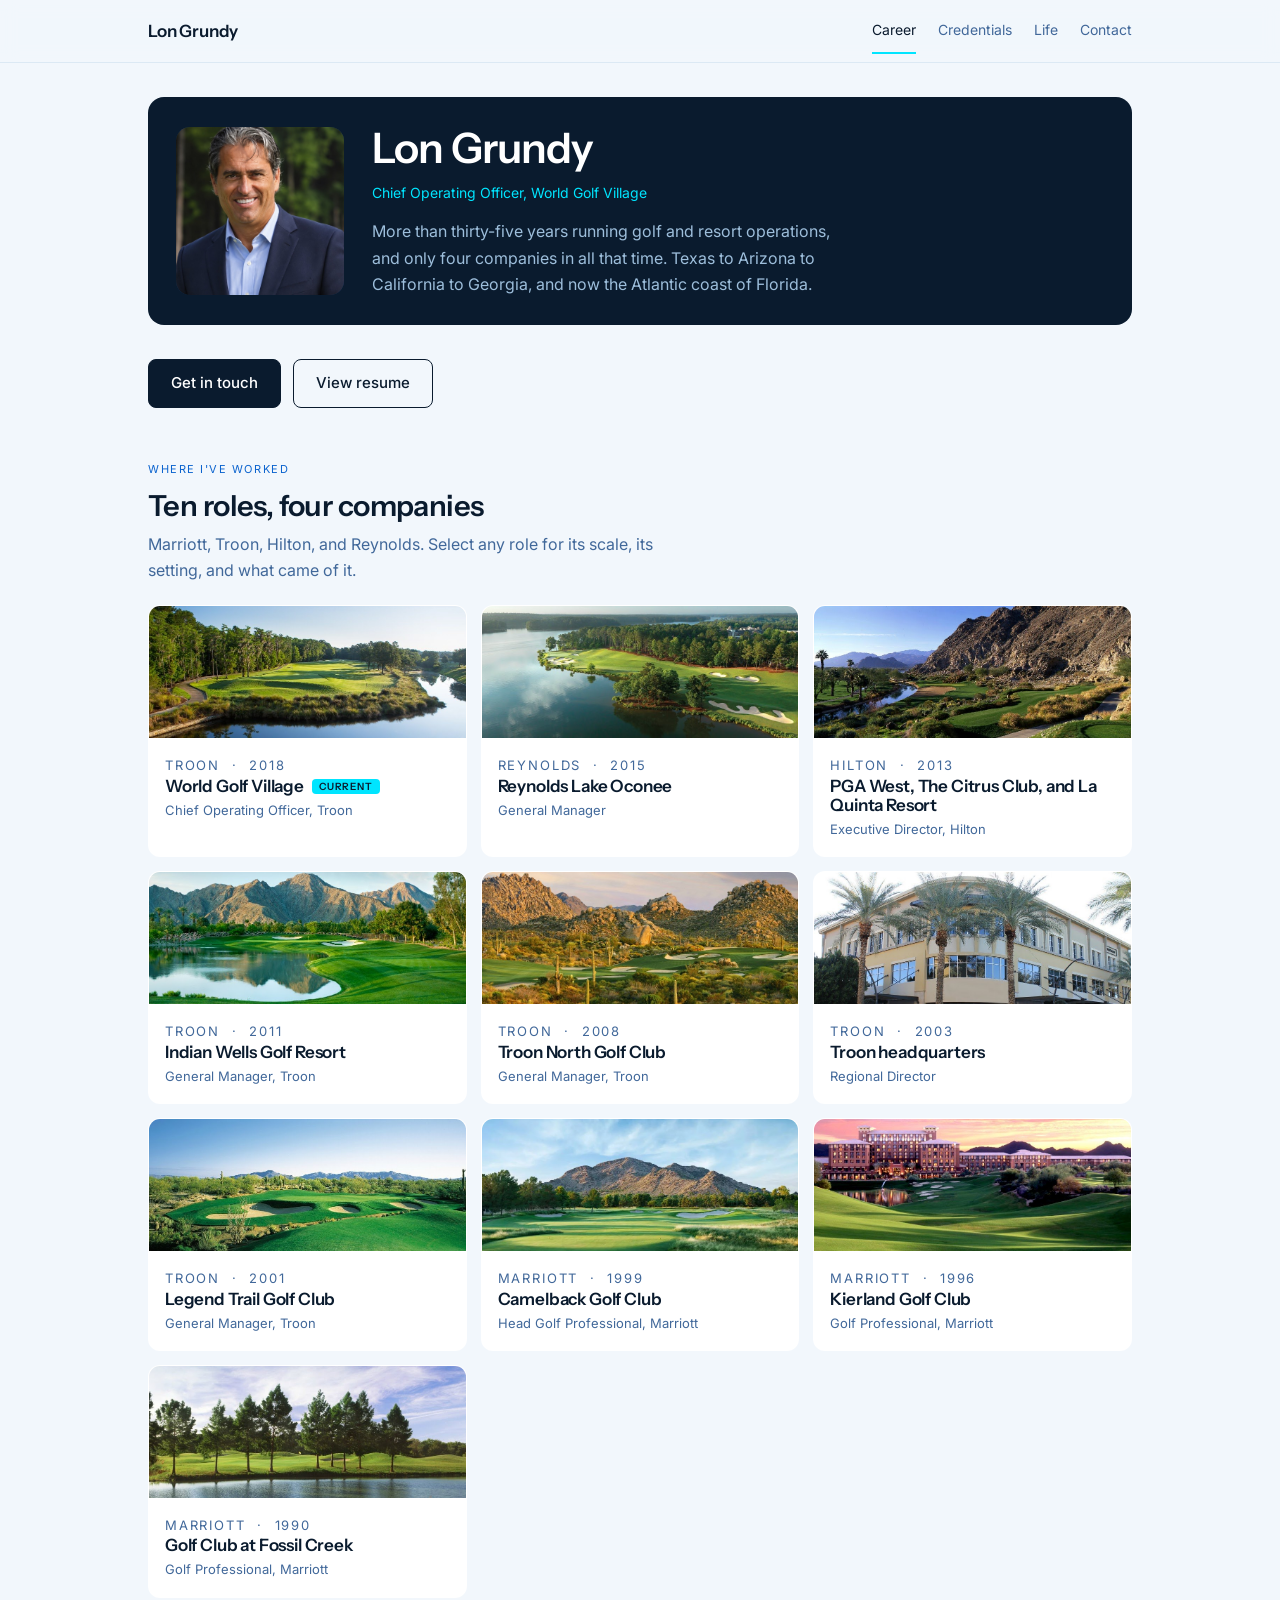
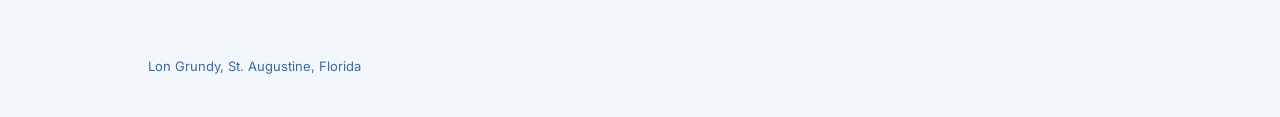
<file: index.html>
<!DOCTYPE html>
<html lang="en">
<head>
<meta charset="utf-8">
<meta name="viewport" content="width=device-width, initial-scale=1">
<title>Lon Grundy — golf and resort operations</title>
<meta name="description" content="More than thirty-five years running golf and resort operations for four companies: Marriott, Troon, Hilton and Reynolds. Currently Chief Operating Officer at World Golf Village.">
<meta property="og:title" content="Lon Grundy — golf and resort operations">
<meta property="og:description" content="More than thirty-five years, four companies. Currently COO at World Golf Village.">
<meta property="og:type" content="profile">
<meta property="og:url" content="https://longrundy.com">
<meta property="og:image" content="https://longrundy.com/lon.jpg">
<link rel="preconnect" href="https://fonts.googleapis.com">
<link rel="preconnect" href="https://fonts.gstatic.com" crossorigin>
<link href="https://fonts.googleapis.com/css2?family=Instrument+Sans:wght@400;500;600&family=Inter:wght@400;500;600&display=swap" rel="stylesheet">
<link rel="stylesheet" href="styles.css">
</head>
<body>

<a class="skip" href="#main">Skip to content</a>

<header class="topbar">
  <div class="wrap topbar-in">
    <a class="brand" href="#career">Lon Grundy</a>
    <nav class="nav" aria-label="Sections">
      <a href="#career" data-nav="career">Career</a>
      <a href="#credentials" data-nav="credentials">Credentials</a>
      <a href="#life" data-nav="life">Life</a>
      <a href="#contact" data-nav="contact">Contact</a>
    </nav>
  </div>
</header>

<main id="main">

  <article class="view" id="view-career" data-title="Career">
    <div class="wrap">

      <section class="hero-band">
        <div class="hero-top">
          <img class="hero-portrait" src="lon.jpg" alt="Lon Grundy" onerror="this.style.visibility='hidden'">
          <div>
            <h1>Lon Grundy</h1>
            <p class="hero-role">Chief Operating Officer, World Golf Village</p>
            <p class="hero-lede">More than thirty-five years running golf and resort operations, and only four companies in all that time. Texas to Arizona to California to Georgia, and now the Atlantic coast of Florida.</p>
          </div>
        </div>
      </section>

      <p class="btnrow" style="margin: 0 0 52px;">
        <a class="btn btn-solid" href="mailto:lon@longrundy.com" target="_blank" rel="noopener">Get in touch</a>
        <a class="btn" href="Lon-Grundy-Resume.pdf" target="_blank" rel="noopener">View resume</a>
      </p>

      <section class="sec">
        <p class="label">WHERE I'VE WORKED</p>
        <h2>Ten roles, four companies</h2>
        <p class="sec-intro">Marriott, Troon, Hilton, and Reynolds. Select any role for its scale, its setting, and what came of it.</p>
        <div class="grid">
          <a class="card" href="#wgv">
            <img class="card-img" src="wgv.jpg" alt="A course at World Golf Village" loading="lazy" onerror="this.style.visibility='hidden'">
            <div class="card-body">
              <p class="card-label">TROON &nbsp;&middot;&nbsp; 2018</p>
              <h3>World Golf Village<span class="card-now">CURRENT</span></h3>
              <p>Chief Operating Officer, Troon</p>
            </div>
          </a>
          <a class="card" href="#reynolds">
            <img class="card-img" src="reynolds.jpg" alt="A course at Reynolds Lake Oconee" loading="lazy" onerror="this.style.visibility='hidden'">
            <div class="card-body">
              <p class="card-label">REYNOLDS &nbsp;&middot;&nbsp; 2015</p>
              <h3>Reynolds Lake Oconee</h3>
              <p>General Manager</p>
            </div>
          </a>
          <a class="card" href="#pgawest">
            <img class="card-img" src="pgawest.jpg" alt="A course at PGA West, The Citrus Club, and La Quinta Resort" loading="lazy" onerror="this.style.visibility='hidden'">
            <div class="card-body">
              <p class="card-label">HILTON &nbsp;&middot;&nbsp; 2013</p>
              <h3>PGA West, The Citrus Club, and La Quinta Resort</h3>
              <p>Executive Director, Hilton</p>
            </div>
          </a>
          <a class="card" href="#indianwells">
            <img class="card-img" src="indianwells.jpg" alt="A course at Indian Wells Golf Resort" loading="lazy" onerror="this.style.visibility='hidden'">
            <div class="card-body">
              <p class="card-label">TROON &nbsp;&middot;&nbsp; 2011</p>
              <h3>Indian Wells Golf Resort</h3>
              <p>General Manager, Troon</p>
            </div>
          </a>
          <a class="card" href="#troonnorth">
            <img class="card-img" src="troonnorth.jpg" alt="A course at Troon North Golf Club" loading="lazy" onerror="this.style.visibility='hidden'">
            <div class="card-body">
              <p class="card-label">TROON &nbsp;&middot;&nbsp; 2008</p>
              <h3>Troon North Golf Club</h3>
              <p>General Manager, Troon</p>
            </div>
          </a>
          <a class="card" href="#troon">
            <img class="card-img" src="troon.jpg" alt="A course at Troon headquarters" loading="lazy" onerror="this.style.visibility='hidden'">
            <div class="card-body">
              <p class="card-label">TROON &nbsp;&middot;&nbsp; 2003</p>
              <h3>Troon headquarters</h3>
              <p>Regional Director</p>
            </div>
          </a>
          <a class="card" href="#legendtrail">
            <img class="card-img" src="legendtrail.jpg" alt="A course at Legend Trail Golf Club" loading="lazy" onerror="this.style.visibility='hidden'">
            <div class="card-body">
              <p class="card-label">TROON &nbsp;&middot;&nbsp; 2001</p>
              <h3>Legend Trail Golf Club</h3>
              <p>General Manager, Troon</p>
            </div>
          </a>
          <a class="card" href="#camelback">
            <img class="card-img" src="camelback.jpg" alt="A course at Camelback Golf Club" loading="lazy" onerror="this.style.visibility='hidden'">
            <div class="card-body">
              <p class="card-label">MARRIOTT &nbsp;&middot;&nbsp; 1999</p>
              <h3>Camelback Golf Club</h3>
              <p>Head Golf Professional, Marriott</p>
            </div>
          </a>
          <a class="card" href="#kierland">
            <img class="card-img" src="kierland.jpg" alt="A course at Kierland Golf Club" loading="lazy" onerror="this.style.visibility='hidden'">
            <div class="card-body">
              <p class="card-label">MARRIOTT &nbsp;&middot;&nbsp; 1996</p>
              <h3>Kierland Golf Club</h3>
              <p>Golf Professional, Marriott</p>
            </div>
          </a>
          <a class="card" href="#fossilcreek">
            <img class="card-img" src="fossilcreek.jpg" alt="A course at Golf Club at Fossil Creek" loading="lazy" onerror="this.style.visibility='hidden'">
            <div class="card-body">
              <p class="card-label">MARRIOTT &nbsp;&middot;&nbsp; 1990</p>
              <h3>Golf Club at Fossil Creek</h3>
              <p>Golf Professional, Marriott</p>
            </div>
          </a>
        </div>
      </section>
    </div>
  </article>

  <article class="view" id="view-wgv" data-title="World Golf Village" hidden>
    <div class="wrap">
      <a class="back" href="#career">&larr; All roles</a>
      <header class="club-head">
        <p class="label">TROON &nbsp;&middot;&nbsp; 2018</p>
        <h1>World Golf Village</h1>
        <p class="meta">Chief Operating Officer, Troon. St. Augustine, Florida. 2018 to present.</p>
      </header>
      <figure class="club-shot"><img src="wgv.jpg" alt="A course at World Golf Village" loading="lazy" onerror="this.closest('.club-shot').remove()"></figure>
      <div class="strip"><div><b>160</b><span>employees</span></div><div><b>700</b><span>members</span></div><div><b>2</b><span>courses</span></div></div>
      <p class="body-copy">Overall management of the King &amp; Bear and Slammer &amp; Squire courses for the world's largest golf management company. Two top-ranked championship courses, a team of 160 employees, and two clubhouses with two restaurants and two retail shops serving 700 club members plus guests of a 300-room Marriott resort. Golf, retail, food and beverage, catering, membership, marketing, agronomy, accounting, and human resources all report in.</p>
      <p class="btnrow" style="margin-top:30px;"><a class="btn" href="#career">Back to all roles</a></p>
    </div>
  </article>

  <article class="view" id="view-reynolds" data-title="Reynolds Lake Oconee" hidden>
    <div class="wrap">
      <a class="back" href="#career">&larr; All roles</a>
      <header class="club-head">
        <p class="label">REYNOLDS &nbsp;&middot;&nbsp; 2015</p>
        <h1>Reynolds Lake Oconee</h1>
        <p class="meta">General Manager. Greensboro, Georgia. 2015 to 2018.</p>
      </header>
      <figure class="club-shot"><img src="reynolds.jpg" alt="A course at Reynolds Lake Oconee" loading="lazy" onerror="this.closest('.club-shot').remove()"></figure>
      <div class="strip"><div><b>600</b><span>employees</span></div><div><b>3,500</b><span>members</span></div><div><b>117</b><span>holes</span></div></div>
      <p class="body-copy">All operations across roughly 11,000 acres in northeast Georgia: 117 holes designed by some of the biggest names in the game, six clubhouses, six food and beverage outlets, eleven retail outlets, the Reynolds Kingdom of Golf, four marinas, a wellness center, four pools, two water parks, an award-winning tennis center, and four family parks. More than 600 employees serving 3,500 private club memberships, with services and amenities producing over $60 million in annual revenue.</p>
        <p class="label">WHAT CAME OF IT</p>
        <ul class="wins">
          <li>Member dues up 23 percent, golf revenue up 15 percent, food and beverage up 58 percent, and golf retail up 24 percent during my initial tenure.</li>
          <li>Recruited and developed seven new director-level department heads, and created two new roles, golf sales director and events director, to drive outside business for golf, weddings, and corporate meetings.</li>
          <li>Opened The National Tavern, a non-traditional gastropub that produces more covers than every other restaurant on property combined.</li>
          <li>Renovated and reopened Eighty8 Kitchen + Cocktails, which beat every historical figure recorded before the renovation in its first year.</li>
          <li>Built the first daily member and guest feedback program at Reynolds and collected more than 15,000 surveys in two years.</li>
          <li>Rebuilt a poolside cafe into a year-round market with grab-and-go and made-to-order menus, and added poolside food and beverage service.</li>
          <li>Negotiated a six-course turf equipment lease and a 470-car golf fleet lease with service and preventative maintenance included.</li>
          <li>Expanded indoor instruction at Reynolds Kingdom of Golf with two enclosed bays and three covered open-air areas for year-round teaching.</li>
        </ul>
      <p class="btnrow" style="margin-top:30px;"><a class="btn" href="#career">Back to all roles</a></p>
    </div>
  </article>

  <article class="view" id="view-pgawest" data-title="PGA West, The Citrus Club, and La Quinta Resort" hidden>
    <div class="wrap">
      <a class="back" href="#career">&larr; All roles</a>
      <header class="club-head">
        <p class="label">HILTON &nbsp;&middot;&nbsp; 2013</p>
        <h1>PGA West, The Citrus Club, and La Quinta Resort</h1>
        <p class="meta">Executive Director, Hilton. La Quinta, California. 2013 to 2015.</p>
      </header>
      <figure class="club-shot"><img src="pgawest.jpg" alt="A course at PGA West, The Citrus Club, and La Quinta Resort" loading="lazy" onerror="this.closest('.club-shot').remove()"></figure>
      <div class="strip"><div><b>525</b><span>employees</span></div><div><b>2,400</b><span>members</span></div><div><b>9</b><span>courses</span></div></div>
      <p class="body-copy">One of the largest golf operations in the United States. Nine championship courses hosting a PGA Tour event, five clubhouses and six turf care facilities, serving 2,400 private members and guests of an 800-room Waldorf Astoria resort, with $5.5 million in annual club food and beverage and $3.5 million in club retail.</p>
        <p class="label">WHAT CAME OF IT</p>
        <ul class="wins">
          <li>Led a business restructure creating a senior golf leadership team of three general managers and a director of agronomy, moving retail, food and beverage, receiving, and clubhouse maintenance out of a centralized off-site function and into on-property ownership.</li>
          <li>Contracted retail purchasing through Troon across all five shops, adding half a million dollars of retail revenue in one year.</li>
          <li>Led a multi-million dollar renovation of a 60,000 square foot member-only clubhouse, moving the golf shop to the first floor for easier check-in and creating a patio cafe and an upscale second-floor dining room with a terrace. Sold 138 memberships in 2014 and secured 230 more in a bulk deal with a nearby residential development.</li>
          <li>Managed two major floods requiring $5 million of course repairs, working directly with insurance adjusters and golf course construction contractors across nine courses.</li>
          <li>Built a five-person club engineering team focused on asset preservation and preventative maintenance across twelve buildings.</li>
          <li>Created a smartphone-friendly employee recognition program that tripled participation and was adopted by the 800-room Waldorf Astoria for its 1,300 employees.</li>
          <li>Implemented a guest loyalty feedback program adopted by every Hilton property with golf on site.</li>
          <li>Negotiated the transition from owned to leased turf equipment across nine courses and a 580-car golf fleet lease.</li>
        </ul>
      <p class="btnrow" style="margin-top:30px;"><a class="btn" href="#career">Back to all roles</a></p>
    </div>
  </article>

  <article class="view" id="view-indianwells" data-title="Indian Wells Golf Resort" hidden>
    <div class="wrap">
      <a class="back" href="#career">&larr; All roles</a>
      <header class="club-head">
        <p class="label">TROON &nbsp;&middot;&nbsp; 2011</p>
        <h1>Indian Wells Golf Resort</h1>
        <p class="meta">General Manager, Troon. Indian Wells, California. 2011 to 2013.</p>
      </header>
      <figure class="club-shot"><img src="indianwells.jpg" alt="A course at Indian Wells Golf Resort" loading="lazy" onerror="this.closest('.club-shot').remove()"></figure>
      <div class="strip"><div><b>225</b><span>employees</span></div><div><b>2</b><span>courses</span></div></div>
      <p class="body-copy">A city-owned resort operation with a 60,000 square foot clubhouse serving 5,000 residents and four on-site resort partners with 950 hotel rooms, plus a $4.5 million food and beverage operation and a retail center recognized among the top 100 golf shops in America.</p>
        <p class="label">WHAT CAME OF IT</p>
        <ul class="wins">
          <li>Improved financials by more than $1 million in my first year, delivering the club's first profitable year, and its first profitable year in food and beverage.</li>
          <li>Improved financials by more than $600,000 in the first six months.</li>
          <li>Earned a facility of the year nomination at the Troon annual conference in 2012.</li>
          <li>Appointed with one year left on the management contract, then successfully renewed it in 2012.</li>
          <li>Raised employee satisfaction 9 percent with a rewards and recognition program built around communication and continuous improvement.</li>
          <li>Moved the club off aging owned assets onto capital leases for turf equipment, golf cars, and facility technology, and managed $300,000 of capital projects a year.</li>
        </ul>
      <p class="btnrow" style="margin-top:30px;"><a class="btn" href="#career">Back to all roles</a></p>
    </div>
  </article>

  <article class="view" id="view-troonnorth" data-title="Troon North Golf Club" hidden>
    <div class="wrap">
      <a class="back" href="#career">&larr; All roles</a>
      <header class="club-head">
        <p class="label">TROON &nbsp;&middot;&nbsp; 2008</p>
        <h1>Troon North Golf Club</h1>
        <p class="meta">General Manager, Troon. Scottsdale, Arizona. 2008 to 2011.</p>
      </header>
      <figure class="club-shot"><img src="troonnorth.jpg" alt="A course at Troon North Golf Club" loading="lazy" onerror="this.closest('.club-shot').remove()"></figure>
      <div class="strip"><div><b>120</b><span>employees</span></div><div><b>150</b><span>members</span></div><div><b>2</b><span>courses</span></div></div>
      <p class="body-copy">Troon's flagship facility and the only owned asset of the world's largest golf management company. A 40,000 square foot clubhouse serving 150 golfing members and an on-site Four Seasons partner with 205 casitas, a $2.5 million food and beverage operation, and a top 100 golf shop turning $2 million a year.</p>
        <p class="label">WHAT CAME OF IT</p>
        <ul class="wins">
          <li>Improved financials by more than $1 million.</li>
          <li>Recognized as most improved facility at the Troon annual conference in 2011, and nominated for general manager of the year in 2010.</li>
          <li>Raised employee satisfaction 22 percent in two years with a recognition program built on text voting, which became a Troon best practice.</li>
          <li>Delivered the largest food and beverage revenue in the history of the club.</li>
          <li>Created a logo and marketing campaign that opened the restaurant to the local community for breakfast, lunch, and dinner seven days a week for the first time.</li>
          <li>Grew total facility revenue 12 percent by shifting marketing dollars into payroll and doubling the sales staff.</li>
        </ul>
      <p class="btnrow" style="margin-top:30px;"><a class="btn" href="#career">Back to all roles</a></p>
    </div>
  </article>

  <article class="view" id="view-troon" data-title="Troon headquarters" hidden>
    <div class="wrap">
      <a class="back" href="#career">&larr; All roles</a>
      <header class="club-head">
        <p class="label">TROON &nbsp;&middot;&nbsp; 2003</p>
        <h1>Troon headquarters</h1>
        <p class="meta">Regional Director. Scottsdale, Arizona. 2003 to 2008.</p>
      </header>
      <figure class="club-shot"><img src="troon.jpg" alt="A course at Troon headquarters" loading="lazy" onerror="this.closest('.club-shot').remove()"></figure>
      
      <p class="body-copy">Oversight of multiple facilities spanning new development projects, private clubs, resorts, and daily fee clubs, in markets from Arizona to Florida and on to five Caribbean islands and Japan. Managed owner relationships and served as the resource for on-site management teams.</p>
        <p class="label">WHAT CAME OF IT</p>
        <ul class="wins">
          <li>Opened eight new facilities from the earliest stages of course and clubhouse construction, coordinating course equipment, clubhouse furnishings, golf cars, and operating supplies.</li>
          <li>Prepared five-year proformas, first-year budgets, business plans, and operating procedures, plus logos, websites, collateral, and first-year marketing plans.</li>
          <li>Led a 90-day due diligence review of a 30-course portfolio in Japan for a Troon investor and partner, delivering financial and physical condition reports with photography and a staff and service survey for every facility.</li>
        </ul>
      <p class="btnrow" style="margin-top:30px;"><a class="btn" href="#career">Back to all roles</a></p>
    </div>
  </article>

  <article class="view" id="view-legendtrail" data-title="Legend Trail Golf Club" hidden>
    <div class="wrap">
      <a class="back" href="#career">&larr; All roles</a>
      <header class="club-head">
        <p class="label">TROON &nbsp;&middot;&nbsp; 2001</p>
        <h1>Legend Trail Golf Club</h1>
        <p class="meta">General Manager, Troon. Scottsdale, Arizona. 2001 to 2003.</p>
      </header>
      <figure class="club-shot"><img src="legendtrail.jpg" alt="A course at Legend Trail Golf Club" loading="lazy" onerror="this.closest('.club-shot').remove()"></figure>
      <div class="strip"><div><b>60</b><span>employees</span></div><div><b>1</b><span>course</span></div></div>
      <p class="body-copy">One 18-hole championship course serving a residential community still completing its build out, alongside visitors to the Scottsdale resort destination.</p>
        <p class="label">WHAT CAME OF IT</p>
        <ul class="wins">
          <li>Protected a developer-owned asset through the difficult period following September 11 while the residential community completed its build out.</li>
          <li>Managed the sale of the facility on completion, working with brokers and buyers on the owner's behalf through a successful transition to new ownership.</li>
        </ul>
      <p class="btnrow" style="margin-top:30px;"><a class="btn" href="#career">Back to all roles</a></p>
    </div>
  </article>

  <article class="view" id="view-camelback" data-title="Camelback Golf Club" hidden>
    <div class="wrap">
      <a class="back" href="#career">&larr; All roles</a>
      <header class="club-head">
        <p class="label">MARRIOTT &nbsp;&middot;&nbsp; 1999</p>
        <h1>Camelback Golf Club</h1>
        <p class="meta">Head Golf Professional, Marriott. Scottsdale, Arizona. 1999 to 2001, and Golf Professional 1993 to 1996.</p>
      </header>
      <figure class="club-shot"><img src="camelback.jpg" alt="A course at Camelback Golf Club" loading="lazy" onerror="this.closest('.club-shot').remove()"></figure>
      <div class="strip"><div><b>90</b><span>employees</span></div><div><b>150</b><span>members</span></div><div><b>2</b><span>courses</span></div></div>
      <p class="body-copy">The foundation of my hospitality training with Marriott, and the place my election to PGA membership in 1999 turned into a first upper-level management role. I first arrived in 1993 as a golf professional, a transfer from Texas, to learn the business at Marriott Golf's flagship property alongside resort play from Camelback Inn.</p>
      <p class="btnrow" style="margin-top:30px;"><a class="btn" href="#career">Back to all roles</a></p>
    </div>
  </article>

  <article class="view" id="view-kierland" data-title="Kierland Golf Club" hidden>
    <div class="wrap">
      <a class="back" href="#career">&larr; All roles</a>
      <header class="club-head">
        <p class="label">MARRIOTT &nbsp;&middot;&nbsp; 1996</p>
        <h1>Kierland Golf Club</h1>
        <p class="meta">Golf Professional, Marriott. Scottsdale, Arizona. 1996 to 1999.</p>
      </header>
      <figure class="club-shot"><img src="kierland.jpg" alt="A course at Kierland Golf Club" loading="lazy" onerror="this.closest('.club-shot').remove()"></figure>
      <div class="strip"><div><b>50</b><span>employees</span></div><div><b>27</b><span>holes</span></div></div>
      <p class="body-copy">On the opening crew of a new 27-hole championship course serving daily fee play at a resort destination.</p>
      <p class="btnrow" style="margin-top:30px;"><a class="btn" href="#career">Back to all roles</a></p>
    </div>
  </article>

  <article class="view" id="view-fossilcreek" data-title="Golf Club at Fossil Creek" hidden>
    <div class="wrap">
      <a class="back" href="#career">&larr; All roles</a>
      <header class="club-head">
        <p class="label">MARRIOTT &nbsp;&middot;&nbsp; 1990</p>
        <h1>Golf Club at Fossil Creek</h1>
        <p class="meta">Golf Professional, Marriott. Fort Worth, Texas. 1990 to 1993.</p>
      </header>
      <figure class="club-shot"><img src="fossilcreek.jpg" alt="A course at Golf Club at Fossil Creek" loading="lazy" onerror="this.closest('.club-shot').remove()"></figure>
      <div class="strip"><div><b>60</b><span>employees</span></div><div><b>100</b><span>members</span></div><div><b>1</b><span>course</span></div></div>
      <p class="body-copy">Eighteen holes of Arnold Palmer design serving 100 golfing members and daily fee play from across the metroplex. Where it started.</p>
      <p class="btnrow" style="margin-top:30px;"><a class="btn" href="#career">Back to all roles</a></p>
    </div>
  </article>

  <article class="view" id="view-credentials" data-title="Credentials" hidden>
    <div class="wrap">
      <div class="club-head" style="margin-top:38px;">
        <p class="label">BACKGROUND</p>
        <h1>Credentials</h1>
        <div class="rule"></div>
        <p class="meta">Elected to PGA membership in 1999.</p>
      </div>
      <section class="sec split">
        <div>
          <p class="label">EDUCATION</p>
          <div class="cred">
            <p class="card-label">1996 &ndash; 1999</p>
            <h3>PGA of America</h3>
            <p>Club management</p>
          </div>
          <div class="cred">
            <p class="card-label">1991 &ndash; 1993</p>
            <h3>University of North Texas</h3>
            <p>Business marketing</p>
          </div>
        </div>
        <div>
          <p class="label">SYSTEMS AND SKILLS</p>
          <ul class="skills">
            <li>Jonas, Micros, and Abacus club software</li>
            <li>EZ Links and Vision Perfect</li>
            <li>Oracle and Pipeline CRM</li>
            <li>Excel, Word, and PowerPoint</li>
            <li>Web design and HTML</li>
            <li>Broadcast email design and delivery</li>
            <li>Database management</li>
            <li>Photoshop and Illustrator</li>
            <li>Graphic design and photography</li>
          </ul>
        </div>
      </section>
    </div>
  </article>

  <article class="view" id="view-life" data-title="Life" hidden>
    <div class="wrap">
      <div class="club-head" style="margin-top:38px;">
        <p class="label">OFF THE CLOCK</p>
        <h1>A little about me</h1>
        <div class="rule"></div>
      </div>
      <section class="life-top">
        <figure class="family"><img src="personal.jpg" alt="Lon Grundy with his family" loading="lazy" onerror="this.closest('figure').remove()"></figure>
        <dl class="facts">
          <div class="fact"><dt>MY MANTRA</dt><dd>Let things unfold organically</dd></div>
          <div class="fact"><dt>MY WORKOUT</dt><dd>Plank regularly for a strong core and calloused elbows</dd></div>
          <div class="fact"><dt>MY CURE-ALL</dt><dd>Chips and salsa with a good marg</dd></div>
          <div class="fact"><dt>MY MOVIE FIX</dt><dd>Tin Cup and Something About Mary. I can quote every line</dd></div>
          <div class="fact"><dt>MY IDEAL DAY</dt><dd>Beach time with the family and Stick Figure on the Bluetooth speaker</dd></div>
        </dl>
      </section>
      <section class="sec life-copy">
        <p>Hi, I'm Lon Grundy. Not Ron or Lou, though I'll let Juan Grande slide on occasion.</p>
        <p>I grew up in Fort Worth, Texas, where you'd find me at the local golf course either scrubbing clubs and dodging balls in the range picker or hunting birdies with a bag on my back. I had no idea the sport would turn into a career. First as a golf professional at Camelback in Scottsdale, then as a general manager with Troon, and eventually as executive director for Hilton's golf operations at PGA West, The Citrus Club, and La Quinta Resort in Palm Springs.</p>
        <p>I came back to my southern roots for a move to Georgia and Reynolds Lake Oconee, then landed in St. Augustine in 2018 with my wife Kim and our two boys, Ethan and Hayden. The beach went to work on all four of us pretty quickly.</p>
        <p>The house is a lot quieter now. Ethan is in the Army, stationed in Italy, which has given the rest of us a very good reason to dust off our passports. Hayden is just up the road at the University of North Florida. Kim is deep into her second novel. I'm still adjusting to how much smaller the grocery bill got.</p>
      </section>
    </div>
  </article>

  <article class="view" id="view-contact" data-title="Contact" hidden>
    <div class="wrap">
      <div class="club-head" style="margin-top:38px;">
        <p class="label">GET IN TOUCH</p>
        <h1>Let's talk</h1>
      </div>
      <section class="contact">
        <h2>References available on request</h2>
        <div class="rule"></div>
        <p>The fastest way to reach me is email. I'm in St. Augustine, Florida, on Eastern time.</p>
        <p class="btnrow" style="margin-top:24px;">
          <a class="btn btn-solid" href="mailto:lon@longrundy.com" target="_blank" rel="noopener">lon@longrundy.com</a>
          <a class="btn" href="https://www.linkedin.com/in/longrundy" target="_blank" rel="noopener">LinkedIn</a>
        </p>
      </section>
    </div>
  </article>

</main>

<footer class="foot">
  <div class="wrap"><p>Lon Grundy, St. Augustine, Florida</p></div>
</footer>

<script>
(function () {
  var views = Array.prototype.slice.call(document.querySelectorAll('.view'));
  var navs = Array.prototype.slice.call(document.querySelectorAll('[data-nav]'));
  var ids = views.map(function (v) { return v.id.replace('view-', ''); });
  var top = ['career', 'credentials', 'life', 'contact'];

  function show(id) {
    if (ids.indexOf(id) === -1) { id = 'career'; }
    views.forEach(function (v) { v.hidden = v.id !== 'view-' + id; });
    var section = top.indexOf(id) === -1 ? 'career' : id;
    navs.forEach(function (a) {
      if (a.getAttribute('data-nav') === section) { a.setAttribute('aria-current', 'page'); }
      else { a.removeAttribute('aria-current'); }
    });
    var active = document.getElementById('view-' + id);
    if (active) { document.title = active.getAttribute('data-title') + ' — Lon Grundy'; }
    window.scrollTo(0, 0);
  }

  window.addEventListener('hashchange', function () {
    show(location.hash.replace('#', ''));
  });

  show(location.hash.replace('#', '') || 'career');
})();
</script>

</body>
</html>
</file>
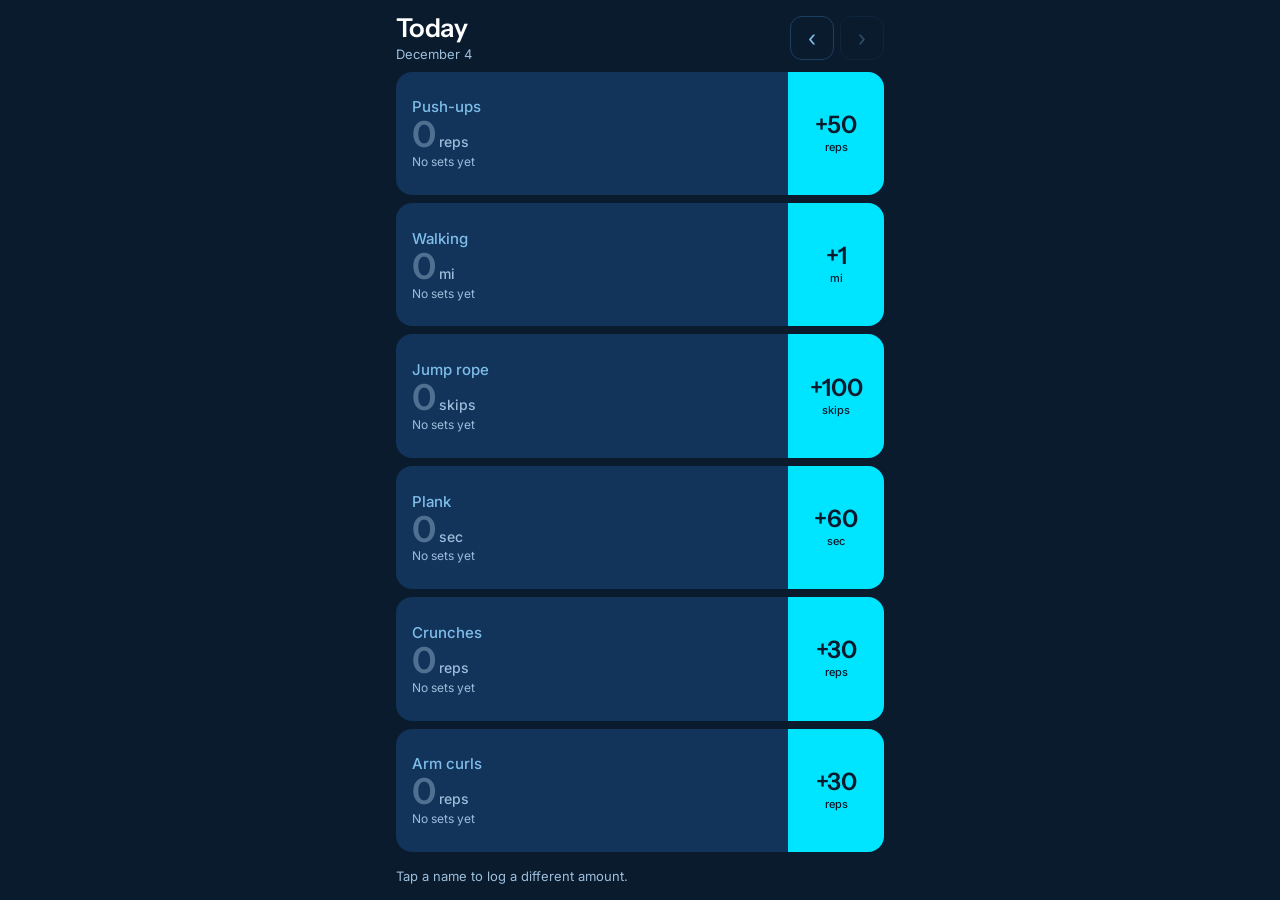
<file: fitness/index.html>
<!DOCTYPE html>
<html lang="en">
<head>
<meta charset="utf-8">
<meta name="viewport" content="width=device-width, initial-scale=1, viewport-fit=cover">
<meta name="theme-color" content="#0A1B2E">
<meta name="apple-mobile-web-app-capable" content="yes">
<meta name="apple-mobile-web-app-status-bar-style" content="black-translucent">
<meta name="apple-mobile-web-app-title" content="Fitness">
<meta name="robots" content="noindex">
<title>Fitness log</title>
<link rel="preconnect" href="https://fonts.googleapis.com">
<link rel="preconnect" href="https://fonts.gstatic.com" crossorigin>
<link href="https://fonts.googleapis.com/css2?family=Instrument+Sans:wght@500;600&family=Inter:wght@400;500;600&display=swap" rel="stylesheet">
<style>
  :root {
    --navy: #0A1B2E;
    --navy-2: #12335A;
    --navy-line: #1C3E60;
    --blue-soft: #7FBEEA;
    --muted: #9DBEDB;
    --white: #FFFFFF;
    --neon: #00E5FF;
    --danger: #FF8A8A;
    box-sizing: border-box;
    padding-top: env(safe-area-inset-top, 0px);
    padding-bottom: env(safe-area-inset-bottom, 0px);
  }
  *, *::before, *::after { box-sizing: border-box; }
  html, body { height: 100%; margin: 0; }
  html { background: var(--navy); }
  body {
    background: var(--navy);
    color: var(--white);
    font-family: "Inter", system-ui, -apple-system, sans-serif;
    -webkit-font-smoothing: antialiased;
    -webkit-tap-highlight-color: transparent;
    overflow: hidden;
    overscroll-behavior: none;
    user-select: none;
    -webkit-user-select: none;
  }
  button { font: inherit; color: inherit; background: none; border: 0; padding: 0; cursor: pointer; touch-action: manipulation; }
  :focus-visible { outline: 2px solid var(--neon); outline-offset: 2px; }

  .app { height: 100%; display: flex; flex-direction: column; max-width: 520px; margin: 0 auto; padding: 0 16px; }

  /* day header */
  .day { display: flex; align-items: center; justify-content: space-between; padding: 14px 0 10px; }
  .day h1 { font-family: "Instrument Sans", "Inter", sans-serif; font-weight: 600; font-size: 26px; letter-spacing: -0.02em; margin: 0; line-height: 1.1; }
  .day p { margin: 3px 0 0; font-size: 13px; color: var(--muted); }
  .arrows { display: flex; gap: 6px; }
  .arrow { width: 44px; height: 44px; border-radius: 12px; border: 1px solid var(--navy-line); font-size: 22px; line-height: 1; color: var(--blue-soft); }
  .arrow:disabled { opacity: 0.3; cursor: default; }

  /* exercise rows */
  .list { flex: 1; display: flex; flex-direction: column; gap: 8px; min-height: 0; padding-bottom: 8px; }
  .row { flex: 1; min-height: 0; display: grid; grid-template-columns: minmax(0, 1fr) auto; align-items: stretch; background: var(--navy-2); border-radius: 16px; overflow: hidden; }
  .info { display: flex; flex-direction: column; justify-content: center; text-align: left; padding: 8px 16px; min-width: 0; }
  .info .name { font-size: 15px; font-weight: 500; color: var(--blue-soft); }
  .info .total { font-family: "Instrument Sans", "Inter", sans-serif; font-weight: 600; font-size: clamp(26px, 8vw, 36px); letter-spacing: -0.02em; line-height: 1.05; color: var(--white); transition: color 400ms ease; }
  .info .total small { font-family: "Inter", sans-serif; font-size: 14px; font-weight: 500; color: var(--muted); letter-spacing: 0; margin-left: 4px; }
  .info .sets { font-size: 12px; color: var(--muted); }
  .row.zero .total { color: #4F7090; }
  .row.flash .total { color: var(--neon); transition: none; }

  .add { width: 96px; display: flex; flex-direction: column; align-items: center; justify-content: center; background: var(--neon); color: var(--navy); }
  .add:active { background: #7FF2FF; }
  .add b { font-family: "Instrument Sans", "Inter", sans-serif; font-size: 24px; font-weight: 600; line-height: 1; }
  .add span { font-size: 11px; font-weight: 500; margin-top: 3px; }
  .viewing-past .add { background: var(--navy-line); color: var(--blue-soft); }

  .foot { display: flex; align-items: center; justify-content: space-between; min-height: 40px; padding-bottom: 8px; font-size: 13px; color: var(--muted); }
  .undo { color: var(--neon); font-weight: 500; padding: 10px 0 10px 12px; }
  .undo[hidden] { display: none; }

  /* bottom sheet */
  .scrim { position: fixed; inset: 0; background: rgba(4, 12, 22, 0.6); opacity: 0; pointer-events: none; transition: opacity 180ms ease; z-index: 10; }
  .sheet { position: fixed; left: 0; right: 0; bottom: 0; max-width: 520px; margin: 0 auto; max-height: 82%; display: flex; flex-direction: column; background: #0F2640; border-radius: 20px 20px 0 0; padding: 18px 18px calc(18px + env(safe-area-inset-bottom, 0px)); transform: translateY(105%); transition: transform 220ms ease; z-index: 11; }
  .open .scrim { opacity: 1; pointer-events: auto; }
  .open .sheet { transform: none; }
  .sheet-head { display: flex; justify-content: space-between; align-items: baseline; }
  .sheet h2 { font-family: "Instrument Sans", "Inter", sans-serif; font-weight: 600; font-size: 22px; margin: 0; letter-spacing: -0.02em; }
  .close { color: var(--blue-soft); padding: 8px 0 8px 12px; font-size: 15px; }
  .toggle { display: flex; gap: 4px; margin-top: 14px; padding: 4px; border-radius: 12px; background: var(--navy); border: 1px solid var(--navy-line); }
  .toggle[hidden] { display: none; }
  .toggle button { flex: 1; height: 40px; border-radius: 9px; font-size: 15px; font-weight: 500; color: var(--blue-soft); }
  .toggle button[aria-pressed="true"] { background: var(--navy-2); color: var(--white); }
  .field { display: flex; gap: 8px; margin-top: 14px; }
  .field input { flex: 1; min-width: 0; height: 52px; border-radius: 12px; border: 1px solid var(--navy-line); background: var(--navy); color: var(--white); font: 600 22px "Instrument Sans", "Inter", sans-serif; padding: 0 14px; }
  .field input::placeholder { color: #4F7090; font-weight: 500; font-size: 16px; }
  .field button { height: 52px; padding: 0 18px; border-radius: 12px; font-weight: 600; font-size: 15px; background: var(--neon); color: var(--navy); white-space: nowrap; }
  .field button.ghost { background: transparent; border: 1px solid var(--navy-line); color: var(--blue-soft); }
  .hint { font-size: 12px; color: var(--muted); margin: 6px 0 0; }
  .sheet h3 { font-size: 13px; font-weight: 500; color: var(--muted); margin: 18px 0 6px; }
  .log { list-style: none; margin: 0; padding: 0; overflow-y: auto; -webkit-overflow-scrolling: touch; min-height: 0; flex: 1; }
  .log li { display: flex; align-items: center; justify-content: space-between; border-top: 1px solid var(--navy-line); padding: 4px 0; font-size: 15px; }
  .log li time { color: var(--muted); font-size: 13px; margin-left: 8px; }
  .log .del { color: var(--danger); font-size: 13px; padding: 10px 0 10px 12px; }
  .log .empty { color: var(--muted); border: 0; padding: 8px 0; }

  @media (max-height: 600px) {
    .day { padding: 8px 0 6px; }
    .day h1 { font-size: 22px; }
    .list { gap: 6px; }
    .info .total { font-size: 24px; }
    .info .sets { display: none; }
  }
  @media (prefers-reduced-motion: reduce) {
    .sheet, .scrim, .info .total { transition: none; }
  }
</style>
</head>
<body>
<div class="app" id="app">
  <header class="day">
    <div>
      <h1 id="dayTitle">Today</h1>
      <p id="daySub"></p>
    </div>
    <div class="arrows">
      <button class="arrow" id="prev" aria-label="Previous day">&#8249;</button>
      <button class="arrow" id="next" aria-label="Next day">&#8250;</button>
    </div>
  </header>

  <main class="list" id="list"></main>

  <footer class="foot">
    <span id="status">Tap a name to log a different amount.</span>
    <button class="undo" id="undo" hidden>Undo</button>
  </footer>
</div>

<div class="scrim" id="scrim"></div>
<section class="sheet" id="sheet" role="dialog" aria-modal="true" aria-labelledby="sheetTitle">
  <div class="sheet-head">
    <h2 id="sheetTitle">Push-ups</h2>
    <button class="close" id="close">Done</button>
  </div>
  <div class="toggle" id="unitToggle" hidden>
    <button data-unit="mi" aria-pressed="false">Miles</button>
    <button data-unit="min" aria-pressed="false">Minutes</button>
  </div>
  <div class="field">
    <input id="amount" type="number" inputmode="numeric" min="0" step="any" placeholder="Amount">
    <button id="addCustom">Add</button>
  </div>
  <div class="field">
    <input id="quick" type="number" inputmode="numeric" min="0" step="any" placeholder="Quick-add amount">
    <button class="ghost" id="saveQuick">Set button</button>
  </div>
  <p class="hint" id="quickHint"></p>
  <h3 id="logTitle">Sets today</h3>
  <ul class="log" id="log"></ul>
</section>

<script>
(function () {
  var EXERCISES = [
    { id: "pushups",  name: "Push-ups",  unit: "reps",  quick: 50 },
    { id: "walking",  name: "Walking",   unit: "mi",    quick: 1, alt: { unit: "min", quick: 30 }, legacy: "min" },
    { id: "rope",     name: "Jump rope", unit: "skips", quick: 100 },
    { id: "plank",    name: "Plank",     unit: "sec",   quick: 60 },
    { id: "crunches", name: "Crunches",  unit: "reps",  quick: 30 },
    { id: "curls",    name: "Arm curls", unit: "reps",  quick: 30 }
  ];
  var KEY = "lg-fitness-v1";

  // ---------- storage (kept on this phone, in this browser) ----------
  function load() {
    try {
      var raw = localStorage.getItem(KEY);
      var d = raw ? JSON.parse(raw) : null;
      if (d && d.log) { d.quick = d.quick || {}; d.units = d.units || {}; return d; }
    } catch (e) {}
    return { quick: {}, units: {}, log: {} };
  }
  function save() {
    try { localStorage.setItem(KEY, JSON.stringify(data)); }
    catch (e) { setStatus("Couldn't save on this device.", true); }
  }
  var data = load();

  // ---------- dates ----------
  function keyOf(d) {
    return d.getFullYear() + "-" + String(d.getMonth() + 1).padStart(2, "0") + "-" + String(d.getDate()).padStart(2, "0");
  }
  var todayKey = keyOf(new Date());
  var viewDate = new Date();
  function viewKey() { return keyOf(viewDate); }
  function isToday() { return viewKey() === keyOf(new Date()); }

  // ---------- helpers ----------
  function exById(id) { return EXERCISES.filter(function (e) { return e.id === id; })[0]; }
  function unitFor(ex) { return (ex.alt && data.units[ex.id] === ex.alt.unit) ? ex.alt.unit : ex.unit; }
  function entryUnit(ex, e) { return e.u || ex.legacy || ex.unit; }
  function isDecimal(u) { return u === "mi"; }
  function tidy(n) { return Math.round(n * 100) / 100; }
  function parseAmt(val, u) { var n = isDecimal(u) ? tidy(parseFloat(val)) : parseInt(val, 10); return n > 0 ? n : 0; }
  function quickFor(ex) {
    var u = unitFor(ex);
    var saved = data.quick[ex.id + ":" + u] || (u === (ex.legacy || ex.unit) ? data.quick[ex.id] : 0);
    return saved || (u === ex.unit ? ex.quick : ex.alt.quick);
  }
  function entries(key) { return data.log[key] || []; }
  function fmt(ex, n, u) {
    u = u || unitFor(ex);
    if (u === "mi") return { num: tidy(n).toLocaleString(undefined, { maximumFractionDigits: 2 }), unit: "mi" };
    if (u === "sec" && n >= 60) {
      var m = Math.floor(n / 60), s = n % 60;
      return { num: m + ":" + String(s).padStart(2, "0"), unit: "min" };
    }
    return { num: n.toLocaleString(), unit: u };
  }
  var DEFAULT_STATUS = "Tap a name to log a different amount.";
  var statusTimer;
  function setStatus(msg, sticky) {
    var el = document.getElementById("status");
    el.textContent = msg;
    clearTimeout(statusTimer);
    if (!sticky) statusTimer = setTimeout(function () {
      el.textContent = DEFAULT_STATUS;
      document.getElementById("undo").hidden = true;
    }, 6000);
  }

  // ---------- render ----------
  var list = document.getElementById("list");
  function render() {
    var k = viewKey();
    var day = entries(k);
    var d = viewDate;
    var yKey = keyOf(new Date(new Date().getFullYear(), new Date().getMonth(), new Date().getDate() - 1));
    var title = isToday() ? "Today" : (k === yKey ? "Yesterday" : d.toLocaleDateString(undefined, { weekday: "long" }));
    document.getElementById("dayTitle").textContent = title;
    document.getElementById("daySub").textContent =
      d.toLocaleDateString(undefined, { month: "long", day: "numeric" }) +
      (day.length ? ", " + day.length + (day.length === 1 ? " set logged" : " sets logged") : "");
    document.getElementById("next").disabled = isToday();
    document.getElementById("app").classList.toggle("viewing-past", !isToday());

    list.innerHTML = "";
    EXERCISES.forEach(function (ex) {
      var u = unitFor(ex);
      var all = day.filter(function (e) { return e.ex === ex.id; });
      var mine = all.filter(function (e) { return entryUnit(ex, e) === u; });
      var others = all.filter(function (e) { return entryUnit(ex, e) !== u; });
      var total = tidy(mine.reduce(function (a, e) { return a + e.amt; }, 0));
      var f = fmt(ex, total, u);
      var setsText = mine.length ? mine.length + (mine.length === 1 ? " set" : " sets") : (others.length ? "" : "No sets yet");
      if (others.length) {
        var ou = entryUnit(ex, others[0]);
        var of = fmt(ex, tidy(others.reduce(function (a, e) { return a + e.amt; }, 0)), ou);
        setsText += (setsText ? ", plus " : "Plus ") + of.num + " " + of.unit;
      }
      var row = document.createElement("div");
      row.className = "row" + (total ? "" : " zero");
      row.dataset.id = ex.id;
      row.innerHTML =
        '<button class="info" data-open="' + ex.id + '" aria-label="' + ex.name + ' details">' +
          '<span class="name">' + ex.name + '</span>' +
          '<span class="total">' + f.num + '<small>' + f.unit + '</small></span>' +
          '<span class="sets">' + setsText + '</span>' +
        '</button>' +
        '<button class="add" data-add="' + ex.id + '" aria-label="Add ' + quickFor(ex) + ' ' + u + ' of ' + ex.name + '">' +
          '<b>+' + quickFor(ex) + '</b><span>' + u + '</span>' +
        '</button>';
      list.appendChild(row);
    });
  }

  // ---------- actions ----------
  var lastAdd = null;
  function addSet(id, amt) {
    var ex = exById(id);
    var k = viewKey();
    var entry = { ex: id, amt: amt, u: unitFor(ex), t: Date.now() };
    (data.log[k] = data.log[k] || []).push(entry);
    save();
    lastAdd = { k: k, t: entry.t };
    render();
    var row = list.querySelector('[data-id="' + id + '"]');
    if (row) {
      row.classList.add("flash");
      setTimeout(function () { row.classList.remove("flash"); }, 60);
    }
    if (navigator.vibrate) navigator.vibrate(15);
    var af = fmt(ex, amt, entry.u);
    setStatus("Added " + af.num + " " + af.unit + " of " + ex.name.toLowerCase() + ".");
    document.getElementById("undo").hidden = false;
    if (sheetEx) renderLog();
  }
  function removeEntry(k, t) {
    data.log[k] = entries(k).filter(function (e) { return e.t !== t; });
    if (!data.log[k].length) delete data.log[k];
    save();
    render();
  }

  list.addEventListener("click", function (e) {
    var add = e.target.closest("[data-add]");
    if (add) { var ex = exById(add.dataset.add); addSet(ex.id, quickFor(ex)); return; }
    var open = e.target.closest("[data-open]");
    if (open) openSheet(open.dataset.open);
  });

  document.getElementById("undo").addEventListener("click", function () {
    if (!lastAdd) return;
    removeEntry(lastAdd.k, lastAdd.t);
    lastAdd = null;
    this.hidden = true;
    setStatus("Last set removed.");
    if (sheetEx) renderLog();
  });

  document.getElementById("prev").addEventListener("click", function () {
    viewDate = new Date(viewDate.getFullYear(), viewDate.getMonth(), viewDate.getDate() - 1);
    render();
  });
  document.getElementById("next").addEventListener("click", function () {
    if (isToday()) return;
    viewDate = new Date(viewDate.getFullYear(), viewDate.getMonth(), viewDate.getDate() + 1);
    render();
  });

  // ---------- detail sheet ----------
  var sheetEx = null;
  var body = document.body;
  function openSheet(id) {
    sheetEx = exById(id);
    document.getElementById("sheetTitle").textContent = sheetEx.name;
    document.getElementById("amount").value = "";
    var u = unitFor(sheetEx);
    var names = { mi: "miles", min: "minutes", sec: "seconds" };
    document.getElementById("amount").placeholder = "Amount in " + (names[u] || u);
    document.getElementById("quick").value = "";
    ["amount", "quick"].forEach(function (id) {
      document.getElementById(id).setAttribute("inputmode", isDecimal(u) ? "decimal" : "numeric");
    });
    var tg = document.getElementById("unitToggle");
    tg.hidden = !sheetEx.alt;
    Array.prototype.forEach.call(tg.querySelectorAll("button"), function (b) {
      b.setAttribute("aria-pressed", String(b.dataset.unit === u));
    });
    document.getElementById("quickHint").textContent =
      "The big button adds " + quickFor(sheetEx) + " " + u + " per tap.";
    renderLog();
    body.classList.add("open");
  }
  function closeSheet() { body.classList.remove("open"); sheetEx = null; }
  function renderLog() {
    var k = viewKey();
    var mine = entries(k).filter(function (e) { return e.ex === sheetEx.id; }).slice().reverse();
    document.getElementById("logTitle").textContent = isToday() ? "Sets today" : "Sets that day";
    var ul = document.getElementById("log");
    ul.innerHTML = "";
    if (!mine.length) { ul.innerHTML = '<li class="empty">No sets logged yet.</li>'; return; }
    mine.forEach(function (e) {
      var li = document.createElement("li");
      var time = new Date(e.t).toLocaleTimeString(undefined, { hour: "numeric", minute: "2-digit" });
      var f = fmt(sheetEx, e.amt, entryUnit(sheetEx, e));
      li.innerHTML = '<span>' + f.num + ' ' + f.unit + '<time>' + time + '</time></span>' +
        '<button class="del" data-t="' + e.t + '">Delete</button>';
      ul.appendChild(li);
    });
  }
  document.getElementById("log").addEventListener("click", function (e) {
    var del = e.target.closest(".del");
    if (!del) return;
    removeEntry(viewKey(), Number(del.dataset.t));
    renderLog();
  });
  document.getElementById("addCustom").addEventListener("click", function () {
    var input = document.getElementById("amount");
    var n = parseAmt(input.value, unitFor(sheetEx));
    if (!n) { input.focus(); return; }
    addSet(sheetEx.id, n);
    input.value = "";
    input.blur();
  });
  document.getElementById("saveQuick").addEventListener("click", function () {
    var input = document.getElementById("quick");
    var u = unitFor(sheetEx);
    var n = parseAmt(input.value, u);
    if (!n) { input.focus(); return; }
    data.quick[sheetEx.id + ":" + u] = n;
    save();
    render();
    input.value = "";
    input.blur();
    document.getElementById("quickHint").textContent =
      "The big button adds " + n + " " + u + " per tap.";
  });
  document.getElementById("unitToggle").addEventListener("click", function (e) {
    var b = e.target.closest("[data-unit]");
    if (!b || !sheetEx) return;
    data.units[sheetEx.id] = b.dataset.unit;
    save();
    render();
    openSheet(sheetEx.id);
  });
  document.getElementById("close").addEventListener("click", closeSheet);
  document.getElementById("scrim").addEventListener("click", closeSheet);
  document.addEventListener("keydown", function (e) { if (e.key === "Escape") closeSheet(); });

  // roll over to the new day if the page is left open past midnight
  document.addEventListener("visibilitychange", function () {
    if (document.visibilityState === "visible" && keyOf(new Date()) !== todayKey) {
      todayKey = keyOf(new Date());
      viewDate = new Date();
      render();
    }
  });

  render();
})();
</script>
</body>
</html>
</file>
<file: styles.css>
:root {
  --navy: #0A1B2E;
  --navy-2: #12335A;
  --navy-line: #1C3E60;
  --blue: #41689A;
  --blue-soft: #7FBEEA;
  --blue-tint: #DDEBF7;
  --line: #DCE9F4;
  --ice: #F2F7FC;
  --white: #FFFFFF;
  --neon: #00E5FF;
  --link: #0B63CE;
  --link-dark: #084BA0;
}

*, *::before, *::after { box-sizing: border-box; }
html { scroll-behavior: smooth; }

body {
  margin: 0;
  background: var(--ice);
  color: var(--navy);
  font-family: "Inter", system-ui, -apple-system, sans-serif;
  font-size: 16px;
  line-height: 1.65;
  -webkit-font-smoothing: antialiased;
}

h1, h2, h3 {
  font-family: "Instrument Sans", "Inter", sans-serif;
  font-weight: 600;
  margin: 0;
  line-height: 1.12;
  letter-spacing: -0.02em;
}

p { margin: 0 0 1rem; }
img { max-width: 100%; }
h1, h2, h3, p, li { overflow-wrap: break-word; }
a { color: var(--link-dark); }
:focus-visible { outline: 2px solid var(--link); outline-offset: 3px; }

.skip { position: absolute; left: -9999px; background: var(--navy); color: var(--white); padding: 12px 18px; z-index: 60; }
.skip:focus { left: 0; top: 0; }

.wrap { width: 100%; max-width: 1040px; margin: 0 auto; padding: 0 28px; }

/* header */
.topbar { position: sticky; top: 0; z-index: 20; background: rgba(242,247,252,0.94); backdrop-filter: saturate(160%) blur(8px); border-bottom: 1px solid var(--line); }
.topbar-in { display: flex; align-items: center; justify-content: space-between; gap: 18px; min-height: 62px; flex-wrap: wrap; }
.brand { font-family: "Instrument Sans", "Inter", sans-serif; font-weight: 600; font-size: 17px; text-decoration: none; color: var(--navy); letter-spacing: -0.01em; }
.nav { display: flex; align-items: center; gap: 22px; font-size: 14px; }
.nav a { color: var(--blue); text-decoration: none; padding: 10px 0; border-bottom: 2px solid transparent; }
.nav a:hover { color: var(--navy); }
.nav a[aria-current="page"] { color: var(--navy); border-bottom-color: var(--neon); }

/* hero band */
.hero-band { background: var(--navy); border-radius: 16px; overflow: hidden; margin: 34px 0 34px; }
.hero-top { display: grid; grid-template-columns: 168px minmax(0, 1fr); gap: 28px; padding: 28px; align-items: center; }
.hero-portrait { width: 100%; aspect-ratio: 1 / 1; object-fit: cover; object-position: center 18%; border-radius: 14px; display: block; background: var(--navy-2); }
.hero-top h1 { font-size: clamp(28px, 4.4vw, 42px); color: var(--white); }
.hero-role { font-size: 14px; color: var(--neon); margin: 9px 0 0; }
.hero-lede { font-size: 16px; color: #9DBEDB; margin: 14px 0 0; max-width: 48ch; }

.hero-stats { display: grid; grid-template-columns: repeat(4, minmax(0, 1fr)); border-top: 1px solid var(--navy-line); }
.hero-stats div { padding: 16px 18px; border-right: 1px solid var(--navy-line); }
.hero-stats div:last-child { border-right: 0; }
.hero-stats b { display: block; font-family: "Instrument Sans", "Inter", sans-serif; font-weight: 600; font-size: 24px; color: var(--neon); letter-spacing: -0.02em; }
.hero-stats span { display: block; font-size: 12px; color: var(--blue-soft); margin-top: 2px; }

.btnrow { display: flex; flex-wrap: wrap; gap: 12px; }
.btn { display: inline-block; font-size: 15px; font-weight: 500; text-decoration: none; padding: 11px 22px; border-radius: 8px; border: 1px solid var(--navy); color: var(--navy); background: transparent; transition: background 130ms ease, color 130ms ease; }
.btn:hover { background: var(--blue-tint); }
.btn-solid { background: var(--navy); color: var(--white); }
.btn-solid:hover { background: var(--navy-2); }

/* sections */
.sec { padding: 0 0 58px; }
.label { font-size: 11px; letter-spacing: 0.14em; color: var(--link); margin: 0 0 12px; }
.sec h2 { font-size: 29px; margin-bottom: 8px; }
.sec-intro { color: var(--blue); max-width: 56ch; margin-bottom: 22px; }
.rule { width: 56px; height: 5px; background: var(--neon); margin: 18px 0; }

/* club tiles */
.grid { display: grid; grid-template-columns: repeat(auto-fill, minmax(268px, 1fr)); gap: 14px; }
.card { display: block; background: var(--white); border-radius: 12px; overflow: hidden; text-decoration: none; color: inherit; border: 1px solid transparent; transition: border-color 130ms ease, transform 130ms ease; }
.card:hover { border-color: var(--neon); transform: translateY(-2px); }
.card-img { display: block; width: 100%; aspect-ratio: 2.4 / 1; object-fit: cover; background: var(--blue-tint); }
.card-body { padding: 13px 16px 16px; }
.card-label { font-size: 10px; letter-spacing: 0.14em; color: var(--link); margin: 0 0 5px; }
.card-body h3 { font-size: 17px; letter-spacing: -0.01em; }
.card-body p { font-size: 13px; color: var(--blue); margin: 4px 0 0; }
.card-now { display: inline-block; font-size: 10px; letter-spacing: 0.08em; color: var(--navy); background: var(--neon); border-radius: 4px; padding: 2px 7px; margin-left: 8px; vertical-align: 2px; }

/* club detail */
.back { display: inline-block; font-size: 14px; color: var(--link-dark); text-decoration: none; margin: 30px 0 26px; }
.back:hover { text-decoration: underline; }
.club-head { margin-bottom: 22px; }
.club-head h1 { font-size: clamp(27px, 4vw, 42px); max-width: 20ch; }
.club-head .meta { font-size: 15px; color: var(--blue); margin: 10px 0 0; }
.club-shot { margin: 0 0 16px; }
.club-shot img { display: block; width: 100%; max-width: 960px; height: auto; border-radius: 12px; background: var(--blue-tint); }

.strip { display: grid; grid-template-columns: repeat(auto-fit, minmax(132px, 1fr)); gap: 12px; max-width: 960px; margin: 0 0 30px; }
.strip div { background: var(--white); border-radius: 12px; padding: 16px 18px; }
.strip b { display: block; font-family: "Instrument Sans", "Inter", sans-serif; font-weight: 600; font-size: 24px; letter-spacing: -0.02em; }
.strip span { display: block; font-size: 12px; color: var(--blue); margin-top: 2px; }

.body-copy { color: var(--blue); max-width: 64ch; font-size: 17px; }
.wins { margin: 0; padding-left: 20px; max-width: 64ch; color: var(--blue); }
.wins li { margin-bottom: 11px; }

/* credentials */
.split { display: grid; grid-template-columns: repeat(auto-fit, minmax(280px, 1fr)); gap: 44px; }
.cred { border-top: 1px solid var(--line); padding: 16px 0; }
.cred .card-label { margin-bottom: 4px; }
.cred h3 { font-size: 19px; }
.cred p { font-size: 13px; color: var(--blue); margin: 3px 0 0; }
.skills { margin: 0; padding: 0; list-style: none; color: var(--blue); }
.skills li { padding: 9px 0; border-bottom: 1px solid var(--line); font-size: 15px; }

/* life */
.life-top { display: grid; grid-template-columns: minmax(0, 0.92fr) minmax(0, 1fr); gap: 40px; align-items: stretch; margin-bottom: 36px; }
.family { margin: 0; position: relative; min-height: 300px; }
.family img { position: absolute; inset: 0; display: block; width: 100%; height: 100%; object-fit: cover; object-position: center 30%; border-radius: 12px; background: var(--blue-tint); }
.life-copy { max-width: 64ch; }
.life-copy p { color: var(--blue); }
.facts { margin: 0; padding: 22px; background: var(--white); border-radius: 12px; }
.fact { padding: 12px 0; border-bottom: 1px solid var(--line); }
.fact:first-child { padding-top: 0; }
.fact:last-child { border-bottom: 0; padding-bottom: 0; }
.facts dt { font-size: 10px; letter-spacing: 0.14em; color: var(--link); }
.facts dd { margin: 4px 0 0; font-family: "Instrument Sans", "Inter", sans-serif; font-weight: 500; font-size: 17px; letter-spacing: -0.01em; }

/* contact */
.contact { background: var(--navy); border-radius: 16px; padding: 42px 36px; margin-bottom: 58px; }
.contact h2 { color: var(--white); font-size: 31px; }
.contact p { color: #9DBEDB; max-width: 46ch; }
.contact .btn { border-color: var(--white); color: var(--white); }
.contact .btn:hover { background: rgba(255,255,255,0.12); }
.contact .btn-solid { background: var(--neon); color: var(--navy); border-color: var(--neon); }
.contact .btn-solid:hover { background: #5BEFFF; }

.foot { padding: 0 0 40px; font-size: 13px; color: var(--blue); }
.foot p { margin: 0; }

.view[hidden] { display: none; }

@media (max-width: 760px) {
  body { font-size: 15px; }
  .wrap { padding: 0 20px; }
  .hero-band { margin: 22px 0 28px; border-radius: 14px; }
  .hero-top { grid-template-columns: 1fr; gap: 20px; padding: 22px; }
  .hero-portrait { max-width: 180px; }
  .hero-stats { grid-template-columns: repeat(2, minmax(0,1fr)); }
  .hero-stats div:nth-child(2) { border-right: 0; }
  .hero-stats div:nth-child(1), .hero-stats div:nth-child(2) { border-bottom: 1px solid var(--navy-line); }
  .life-top { grid-template-columns: 1fr; gap: 24px; }
  .family { position: static; min-height: 0; }
  .family img { position: static; height: auto; max-width: 360px; object-fit: contain; }
  .contact { padding: 30px 24px; border-radius: 14px; }
  .topbar-in { gap: 0; }
  .brand { flex: 1 1 100%; padding-top: 10px; }
  .nav {
    flex: 1 1 100%;
    justify-content: space-between;
    gap: 8px;
    font-size: 14px;
    padding-bottom: 2px;
  }
  .nav a { padding: 8px 0; }
  .btn { padding: 12px 20px; }
  .card-body { padding: 14px 16px 18px; }
}

@media (max-width: 400px) {
  .hero-top { padding: 18px; }
  .hero-portrait { max-width: 150px; }
  .hero-stats div { padding: 13px 14px; }
  .hero-stats b { font-size: 21px; }
  .strip { grid-template-columns: repeat(2, minmax(0, 1fr)); }
  .strip div { padding: 13px 14px; }
  .nav { font-size: 13px; }
}

@media (prefers-reduced-motion: reduce) { html { scroll-behavior: auto; } * { transition: none !important; } }
</file>
